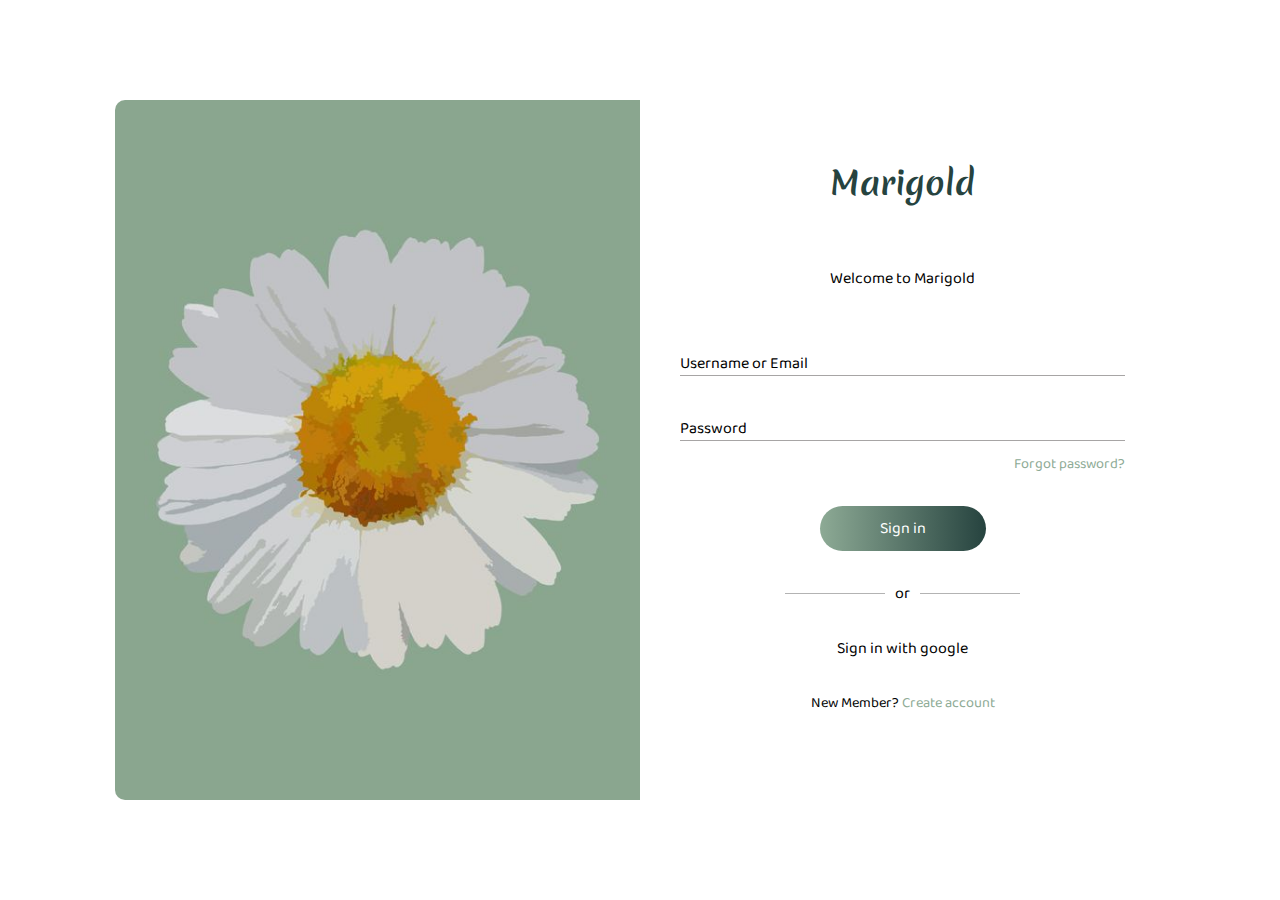
<file: loginPage.html>
<!DOCTYPE html>
<html lang="en">

<head>
    <meta charset="UTF-8">
    <meta name="viewport" content="width=device-width, initial-scale=1.0">
    <link rel="icon" href="/image/titleIcon.png" type="image/x-icon" />
    <title>Marigold - Login</title>
    <link rel="stylesheet" href="/css/loginPage.css">
</head>

<body>
    <div class="container">
        <div class="container2">
            <div class="carousel">
                <div class="slider" data-slides>
                    <div class="slide" data-active><img src="./image/loginPage1.jpg" alt=""></div>
                    <div class="slide"><img src="./image/loginPage.jpg" alt=""></div>
                    <div class="slide"><img src="./image/loginPage3.jpg" alt=""></div>
                </div>
                <!-- <div data-button>
                    <div data-active></div>
                    <div></div>
                    <div></div>
                </div> -->
            </div>
            <div class="loginBox">
                <h1>Marigold</h1>
                <span>Welcome to Marigold</span>
                <form action="">
                    <div class="input-group">
                        <input type="text" name="userName" required="">
                        <label for="userName">Username or Email</label>
                    </div>
                    <div class="input-group">
                        <input type="password" name="password" required="">
                        <label for="password">Password</label>
                    </div>
                    <div class="forgotPassword"><a href="">Forgot password?</a></div>
                    <button type="submit">Sign in</button>

                </form>
                <div class="or">or</div>
                <div class="google">Sign in with google</div>
                <div class="signuplink">New Member? <a href="/signupPage.html">Create account</a></div>
            </div>
        </div>
    </div>
</body>
<script src="./js/loginPage.js"></script>

</html>
</file>
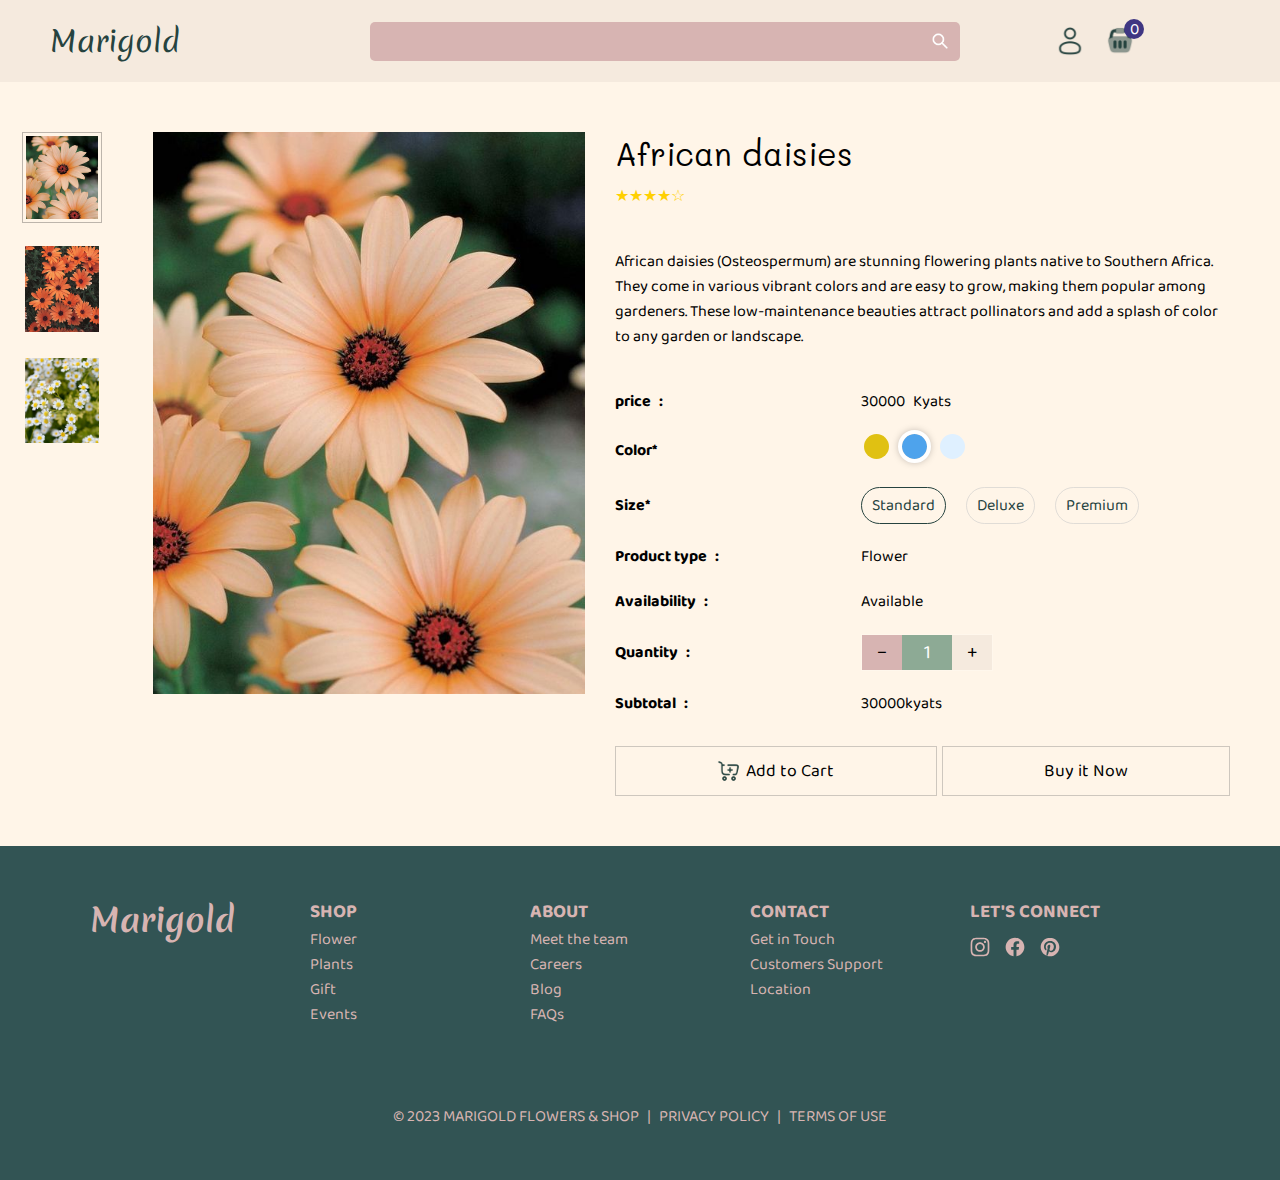
<file: productPage.html>
<!DOCTYPE html>
<html lang="en">

<head>
    <meta charset="UTF-8">
    <meta name="viewport" content="width=device-width, initial-scale=1.0">
    <title>Marigold</title>
    <link rel="stylesheet" href="/css/productPage.css">
    <script src="/js/productPage.js" defer></script>
</head>

<body>
    <div class="container">
        <!-- navbar start -->
        <section class="nav-bar">
            <div class="nav-bar-menu">
                <span class="bars" id="bar1"></span>
                <span class="bars" id="bar2"></span>
                <span class="bars" id="bar3"></span>
            </div>
            <div><a href="/index.html" class="logo">Marigold</a></div>
            <div class="search-bar">
                <input type="text">
                <a href="" class="search-btn"><img src="/image/icon/search.png" alt=""></a>
            </div>
            <div class="nav-bar-helper">
                <a href="/loginPage.html" class="profile"> <img src="/image/icon/user.png" alt=""></a>
                <a href="" class="cart"> <img src="/image/icon/cart.png" alt=""> <span>0</span></a>
            </div>
        </section>
        <!-- navbar end -->
        <!-- productstart -->
        <main class="product">
            <!-- <div class="back"><span onclick="history.back()">&#129128;</span></div> -->
            <div class="product-img">
                <div class="product-img-small" data-small>
                    <img src="/image/product/Africandaisies.jpg " alt="" data-active>
                    <img src="/image/product/dasiy2.jpg" alt="">
                    <img src="/image/product/dasies3.jpg" alt="">
                </div>
                <div class="product-img-big" data-big>
                    <img src="/image/product/Africandaisies.jpg" alt="" data-active>
                    <img src="/image/product/dasiy2.jpg" alt="">
                    <img src="/image/product/dasies3.jpg" alt="">
                </div>
            </div>
            <div class="product-article">
                <div class="product-name">African daisies</div>
                <div class="product-rating">&#9733;&#9733;&#9733;&#9733;&#x2606;</div>
                <div class="product-description">African daisies (Osteospermum) are stunning flowering plants native to
                    Southern Africa. They come in various vibrant
                    colors and are easy to grow, making them popular among gardeners. These low-maintenance beauties
                    attract pollinators and
                    add a splash of color to any garden or landscape.</div>
                <div class="details">
                    <div class="price">
                        <div>price&ensp;:</div>
                        <div>30000<span>&ensp;Kyats</span></div>
                    </div>
                    <div class="color">
                        <div>Color*</div>
                        <div class="color-check">
                            <span class="">
                                <input type="radio" name="color" id="color1" class="color-radio">
                                <label for="color1" style="background-color: rgb(224, 193, 18);"> </label>
                            </span>
                            <span class="">
                                <input type="radio" name="color" id="color2" class="color-radio" checked>
                                <label for="color2" style="background-color: rgb(78, 163, 236);"></label>

                            </span>
                            <span class="">
                                <input type="radio" name="color" id="color3" class="color-radio">
                                <label for="color3" style="background-color: rgb(223, 240, 255);"></label>
                        </div>
                    </div>
                    <div class="size">
                        <div>Size*</div>
                        <div class="size-radio">
                            <span class="">
                                <input type="radio" name="size" id="size1" class="size-radio" checked>
                                <label for="size1">Standard</label>
                            </span>
                            <span class="">
                                <input type="radio" name="size" id="size2" class="size-radio">
                                <label for="size2">Deluxe</label>
                            </span>
                            <span class=""> <input type="radio" name="size" id="size3" class="size-radio">
                                <label for="size3">Premium</label>

                            </span>

                        </div>
                    </div>
                    <div class="type">
                        <div>Product type&ensp;:</div>
                        <div>Flower</div>
                    </div>
                    <div class="availabilty">
                        <div>Availability&ensp;:</div>
                        <div>Available</div>
                    </div>
                    <div class="quantity">
                        <div>Quantity&ensp;:</div>
                        <div class="quantity-c">
                            <button
                                onclick="document.querySelector('.quantity input[type=number]').stepDown()">&#8722;</button>
                            <input class="" name="quantity" min='1' value="1" type="number">
                            <button onclick="document.querySelector('.quantity input[type=number]').stepUp()"
                                class="plus">&#43;</button>

                        </div>
                    </div>
                    <div class="sub-total">
                        <div>Subtotal&ensp;: </div>
                        <div>30000kyats</div>
                    </div>

                </div>
                <div class="product-btn">
                    <button><img src="/image/icon/cart-plus.png" alt=""> Add to Cart </button>
                    <button>Buy it Now</button>
                </div>
            </div>
        </main>

        <!-- product end -->
        <!-- footer start -->
        <footer>
            <div>
                <h1>Marigold</h1>
            </div>
            <div class="footer-shop">
                <h3 onclick="footer('shop')">SHOP</h3>
                <div>
                    <span>Flower</span>
                    <span>Plants</span>
                    <span>Gift</span>
                    <span>Events</span>
                </div>
            </div>
            <div class="footer-about">
                <h3 onclick="footer('about')">ABOUT</h3>
                <div><span>Meet the team</span>
                    <span>Careers</span>
                    <span>Blog</span>
                    <span>FAQs</span>
                </div>

            </div>
            <div class="footer-contact">
                <h3 onclick="footer('contact')">CONTACT</h3>
                <div>
                    <span>Get in Touch</span>
                    <span>Customers Support</span>
                    <span>Location</span>
                </div>
            </div>
            <div class="footer-connect">
                <h3 onclick="footer('connect')">LET'S CONNECT</h3>
                <div class="social-icon">
                    <svg fill="#000000" viewBox="0 0 32 32" version="1.1" xmlns="http://www.w3.org/2000/svg">
                        <g stroke-width="0"></g>
                        <g stroke-linecap="round" stroke-linejoin="round"></g>
                        <g>
                            <title>instagram</title>
                            <path
                                d="M25.805 7.996c0 0 0 0.001 0 0.001 0 0.994-0.806 1.799-1.799 1.799s-1.799-0.806-1.799-1.799c0-0.994 0.806-1.799 1.799-1.799v0c0.993 0.001 1.798 0.805 1.799 1.798v0zM16 20.999c-2.761 0-4.999-2.238-4.999-4.999s2.238-4.999 4.999-4.999c2.761 0 4.999 2.238 4.999 4.999v0c0 0 0 0.001 0 0.001 0 2.76-2.237 4.997-4.997 4.997-0 0-0.001 0-0.001 0h0zM16 8.3c0 0 0 0-0 0-4.253 0-7.7 3.448-7.7 7.7s3.448 7.7 7.7 7.7c4.253 0 7.7-3.448 7.7-7.7v0c0-0 0-0 0-0.001 0-4.252-3.447-7.7-7.7-7.7-0 0-0 0-0.001 0h0zM16 3.704c4.003 0 4.48 0.020 6.061 0.089 1.003 0.012 1.957 0.202 2.84 0.538l-0.057-0.019c1.314 0.512 2.334 1.532 2.835 2.812l0.012 0.034c0.316 0.826 0.504 1.781 0.516 2.778l0 0.005c0.071 1.582 0.087 2.057 0.087 6.061s-0.019 4.48-0.092 6.061c-0.019 1.004-0.21 1.958-0.545 2.841l0.019-0.058c-0.258 0.676-0.64 1.252-1.123 1.726l-0.001 0.001c-0.473 0.484-1.049 0.866-1.692 1.109l-0.032 0.011c-0.829 0.316-1.787 0.504-2.788 0.516l-0.005 0c-1.592 0.071-2.061 0.087-6.072 0.087-4.013 0-4.481-0.019-6.072-0.092-1.008-0.019-1.966-0.21-2.853-0.545l0.059 0.019c-0.676-0.254-1.252-0.637-1.722-1.122l-0.001-0.001c-0.489-0.47-0.873-1.047-1.114-1.693l-0.010-0.031c-0.315-0.828-0.506-1.785-0.525-2.785l-0-0.008c-0.056-1.575-0.076-2.061-0.076-6.053 0-3.994 0.020-4.481 0.076-6.075 0.019-1.007 0.209-1.964 0.544-2.85l-0.019 0.059c0.247-0.679 0.632-1.257 1.123-1.724l0.002-0.002c0.468-0.492 1.045-0.875 1.692-1.112l0.031-0.010c0.823-0.318 1.774-0.509 2.768-0.526l0.007-0c1.593-0.056 2.062-0.075 6.072-0.075zM16 1.004c-4.074 0-4.582 0.019-6.182 0.090-1.315 0.028-2.562 0.282-3.716 0.723l0.076-0.025c-1.040 0.397-1.926 0.986-2.656 1.728l-0.001 0.001c-0.745 0.73-1.333 1.617-1.713 2.607l-0.017 0.050c-0.416 1.078-0.67 2.326-0.697 3.628l-0 0.012c-0.075 1.6-0.090 2.108-0.090 6.182s0.019 4.582 0.090 6.182c0.028 1.315 0.282 2.562 0.723 3.716l-0.025-0.076c0.796 2.021 2.365 3.59 4.334 4.368l0.052 0.018c1.078 0.415 2.326 0.669 3.628 0.697l0.012 0c1.6 0.075 2.108 0.090 6.182 0.090s4.582-0.019 6.182-0.090c1.315-0.029 2.562-0.282 3.716-0.723l-0.076 0.026c2.021-0.796 3.59-2.365 4.368-4.334l0.018-0.052c0.416-1.078 0.669-2.326 0.697-3.628l0-0.012c0.075-1.6 0.090-2.108 0.090-6.182s-0.019-4.582-0.090-6.182c-0.029-1.315-0.282-2.562-0.723-3.716l0.026 0.076c-0.398-1.040-0.986-1.926-1.729-2.656l-0.001-0.001c-0.73-0.745-1.617-1.333-2.607-1.713l-0.050-0.017c-1.078-0.416-2.326-0.67-3.628-0.697l-0.012-0c-1.6-0.075-2.108-0.090-6.182-0.090z">
                            </path>
                        </g>
                    </svg>
                    <svg fill="#000000" viewBox="0 0 32 32" version="1.1" xmlns="http://www.w3.org/2000/svg">
                        <g stroke-width="0"></g>
                        <g stroke-linecap="round" stroke-linejoin="round"></g>
                        <g>
                            <title>facebook</title>
                            <path
                                d="M30.996 16.091c-0.001-8.281-6.714-14.994-14.996-14.994s-14.996 6.714-14.996 14.996c0 7.455 5.44 13.639 12.566 14.8l0.086 0.012v-10.478h-3.808v-4.336h3.808v-3.302c-0.019-0.167-0.029-0.361-0.029-0.557 0-2.923 2.37-5.293 5.293-5.293 0.141 0 0.281 0.006 0.42 0.016l-0.018-0.001c1.199 0.017 2.359 0.123 3.491 0.312l-0.134-0.019v3.69h-1.892c-0.086-0.012-0.185-0.019-0.285-0.019-1.197 0-2.168 0.97-2.168 2.168 0 0.068 0.003 0.135 0.009 0.202l-0.001-0.009v2.812h4.159l-0.665 4.336h-3.494v10.478c7.213-1.174 12.653-7.359 12.654-14.814v-0z">
                            </path>
                        </g>
                    </svg>
                    <svg fill="#000000" viewBox="0 0 32 32" version="1.1" xmlns="http://www.w3.org/2000/svg">
                        <g stroke-width="0"></g>
                        <g stroke-linecap="round" stroke-linejoin="round"></g>
                        <g>
                            <title>pinterest</title>
                            <path
                                d="M16.021 1.004c-0 0-0.001 0-0.002 0-8.273 0-14.979 6.706-14.979 14.979 0 6.308 3.899 11.705 9.419 13.913l0.101 0.036c-0.087-0.595-0.137-1.281-0.137-1.979 0-0.819 0.068-1.622 0.2-2.403l-0.012 0.084c0.274-1.171 1.757-7.444 1.757-7.444-0.284-0.636-0.449-1.379-0.449-2.16 0-0.023 0-0.046 0-0.069l-0 0.004c0-2.078 1.208-3.638 2.709-3.638 0.008-0 0.018-0 0.028-0 1.040 0 1.883 0.843 1.883 1.883 0 0.080-0.005 0.159-0.015 0.236l0.001-0.009c-0.307 1.903-0.738 3.583-1.304 5.199l0.064-0.21c-0.042 0.161-0.067 0.345-0.067 0.535 0 1.2 0.973 2.173 2.173 2.173 0.039 0 0.078-0.001 0.117-0.003l-0.005 0c2.659 0 4.709-2.805 4.709-6.857 0.002-0.054 0.003-0.118 0.003-0.182 0-3.265-2.647-5.913-5.913-5.913-0.123 0-0.244 0.004-0.365 0.011l0.017-0.001c-0.083-0.004-0.18-0.006-0.277-0.006-3.58 0-6.482 2.902-6.482 6.482 0 0.007 0 0.014 0 0.022v-0.001c0 0 0 0.001 0 0.001 0 1.287 0.417 2.476 1.122 3.441l-0.011-0.016c0.076 0.081 0.122 0.191 0.122 0.311 0 0.043-0.006 0.084-0.017 0.123l0.001-0.003c-0.112 0.469-0.366 1.498-0.417 1.703-0.066 0.281-0.215 0.339-0.501 0.206-1.843-1.214-3.043-3.274-3.043-5.614 0-0.068 0.001-0.135 0.003-0.202l-0 0.010c0-4.719 3.434-9.062 9.897-9.062 0.132-0.007 0.287-0.011 0.442-0.011 4.811 0 8.72 3.862 8.795 8.655l0 0.007c0 5.167-3.258 9.325-7.789 9.325-0.039 0.001-0.086 0.002-0.132 0.002-1.366 0-2.573-0.677-3.306-1.713l-0.008-0.013-0.936 3.559c-0.488 1.499-1.123 2.8-1.91 3.992l0.038-0.061c1.325 0.425 2.85 0.671 4.432 0.671 8.274 0 14.981-6.707 14.981-14.981 0-8.272-6.705-14.978-14.977-14.981h-0z">
                            </path>
                        </g>
                    </svg>
                </div>
            </div>
            <div class="copyright">© 2023 MARIGOLD FLOWERS & SHOP&ensp;|&ensp;PRIVACY POLICY&ensp;|&ensp;TERMS OF USE
            </div>
        </footer>
        <!-- footer end -->
    </div>

</body>

</html>
</file>
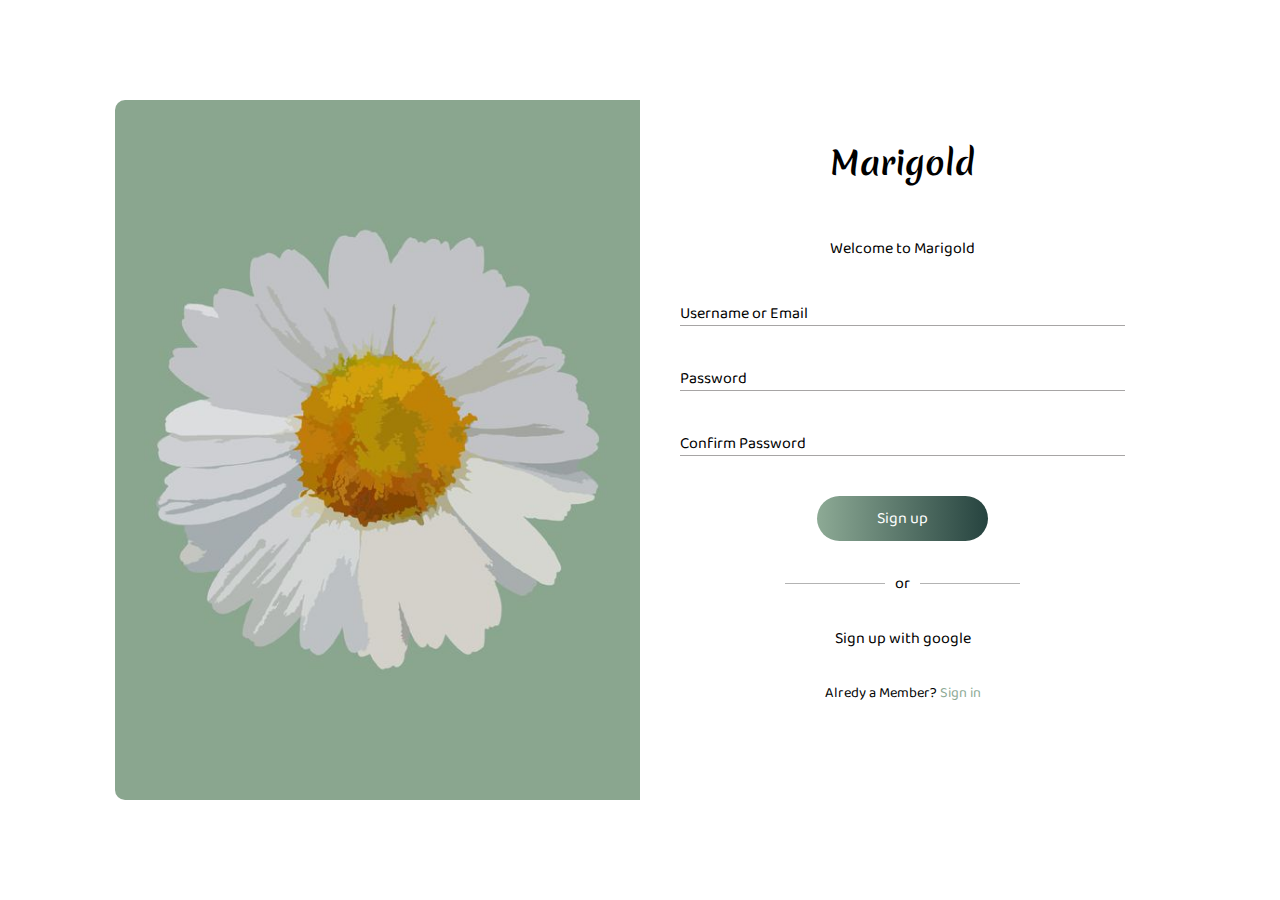
<file: signupPage.html>
<!DOCTYPE html>
<html lang="en">

<head>
    <meta charset="UTF-8">
    <meta name="viewport" content="width=device-width, initial-scale=1.0">
    <link rel="icon" href="/image/titleIcon.png" type="image/x-icon" />
    <title>Marigold - Sign up</title>
    <link rel="stylesheet" href="/css/signupPage.css">
</head>

<body>
    <div class="container">
        <div class="container2">
            <div class="carousel">
                <div class="slider" data-slides>
                    <div class="slide" data-active><img src="./image/loginPage1.jpg" alt=""></div>
                    <div class="slide"><img src="./image/loginPage.jpg" alt=""></div>
                    <div class="slide"><img src="./image/loginPage3.jpg" alt=""></div>
                </div>
                <div data-button>
                    <div data-active></div>
                    <div></div>
                    <div></div>
                </div>
            </div>
            <div class="loginBox">
                <h1>Marigold</h1>
                <span>Welcome to Marigold</span>
                <form action="">
                    <div class="input-group">
                        <input type="text" name="userName" required="">
                        <label for="userName">Username or Email</label>
                    </div>
                    <div class="input-group">
                        <input type="password" name="password" required="">
                        <label for="password">Password</label>
                    </div>
                    <div class="input-group">
                        <input type="password" name="confirm-password" required="">
                        <label for="confirm-password">Confirm Password</label>
                    </div>

                    <button type="submit">Sign up</button>

                </form>
                <div class="or">or</div>
                <div class="google">Sign up with google</div>
                <div class="loginlink">Alredy a Member? <a href="/loginPage.html">Sign in</a></div>
            </div>
        </div>
    </div>
</body>
<script src="./js/loginPage.js"></script>

</html>
</file>
<file: css/loginPage.css>
@import url('https://fonts.googleapis.com/css2?family=Baloo+2:wght@400;500;700;800&family=Mali:wght@300;400;700&family=Merienda:wght@400;600;700;800;900&display=swap');

* {
    padding: 0;
    margin: 0;
    box-sizing: border-box;
    text-decoration: none;
    scroll-behavior: smooth;

    list-style: none;
    outline: none;
    font-family: var(--font-1), var(--font-4);
    ;
}

:root {
    --color--1: #F5EADE;
    --color--2: #111311;
    --color--3: #8DAA95;
    --color--4: #26433F;
    --color--5: #3F3682;
    --color--6: #AC5BA3;
    --color--7: #D7B4B2;
    --color--8: #325454;
    --font-1: 'Baloo 2';
    --font-2: 'Mali';
    --font-3: 'Roboto';
    --font-4: 'Merienda';
}

body {
    width: 100%;
    height: 100%;
    background-size: cover;
    background-repeat: no-repeat;
    animation: back 40s infinite;

}

@keyframes back {
    0% {
        background-image: url('/image/background1.jpg');
    }

    20% {
        background-image: url('/image/background2.png');
    }

    40% {
        background-image: url('/image/product3.jpg');
    }

    60% {
        background-image: url('/image/followalong2.jpg');
    }

    80% {
        background-image: url('/image/followalong3.jpg');
    }

    100% {
        background-image: url('/image/background1.jpg');
    }

}

.container {

    min-width: 100%;
    height: 100vh;
    background-color: rgba(255, 255, 255, 0.176);
    backdrop-filter: blur(10px);
    display: flex;
    justify-content: center;
    align-items: center;
}

.container2 {
    display: grid;
    grid-template-columns: 50% 50%;
    height: 700px;
    aspect-ratio: 3/2;
    border-radius: 10px;
    background-color: white;

}

.container2 .carousel {
    height: 100%;
    width: 100%;
}

.container2 .carousel .slider {
    width: 100%;
    height: 100%;
    display: flex;
    inset: 0;
    position: relative;
}





.slider .slide {

    width: 100%;
    height: 100%;
    clip-path: circle(150% at 0 51%);
    position: absolute;
    inset: 0;

}

.slide:not([data-active]) {
    clip-path: circle(0% at 0 50%);
    animation: out 3s;
}

.slide[data-active] {
    z-index: 3;
    animation-fill-mode: forwards;
    animation: in 5s forwards;
}

.container2 .carousel img {
    display: block;
    border-radius: 10px 0 0 10px;
    object-fit: cover;
    object-position: center;
    width: 100%;
    height: 100%;
}

.container2:nth-child(2) {
    width: 100%;
    height: 100%;
}

.container2 .loginBox {
    padding: 20px 40px;
    text-align: center;
}


.loginBox h1 {

    margin: 40px 0px 60px 0px;
    font-size: 2rem;
    color: var(--color--4);
    font-family: var(--font-4);
}

.loginBox span {
    display: block;
    margin: 60px 0px;

}

.loginBox .input-group {
    margin: 40px 0 10px 0px;
    position: relative;
    width: 100%;
}

.input-group label {
    position: absolute;
    pointer-events: none;
    top: 0;
    left: 0;
    transition: 0.3s;

}

.input-group input {
    width: 100%;
    padding: 0px;
    border: none;
    border-bottom: 1px solid rgb(167, 165, 165);

}

.loginBox .input-group input:focus~label,
.loginBox .input-group input:valid~label {
    top: -20px;
    left: 0;
    font-size: 12px;
}

.forgotPassword {
    text-align: right;
}

.forgotPassword a {
    font-size: 0.9rem;
    color: var(--color--3);
}

.forgotPassword a:hover {
    color: var(--color--6);

}

button {
    margin: 30px 0px;
    padding: 10px 60px;
    font-size: 1rem;
    color: white;
    border-radius: 500px;
    border: none;
    cursor: pointer;
    background: linear-gradient(to left, var(--color--4), var(--color--3) 50%) right;
    background-size: 200%;
    transition: .5s ease-out;

}

button:hover {
    background-position: left;
}

.loginBox .or {
    display: flex;
    justify-content: center;
    align-items: center;
    margin: 0px 2px;
}

.loginBox .or::before {
    display: inline-block;
    content: "";
    width: 100px;
    height: 1px;
    background-color: #b3b3b3;
    margin: 0px 10px;
}

.loginBox .or::after {
    display: inline-block;
    content: "";
    width: 100px;
    height: 1px;
    background-color: #b3b3b3;
    margin: 0px 10px;
}

.google {
    margin: 30px 0px;
}

.signuplink {
    margin: 30px 0px;
    font-size: 0.9rem;
}

.signuplink a {
    color: var(--color--3);

}

.signuplink a:hover {
    color: var(--color--6);
}

@keyframes in {

    0% {
        clip-path: circle(0% at 0 50%);
    }

    100% {
        clip-path: circle(150% at 0 50%);
    }
}

@keyframes out {

    0% {
        clip-path: circle(150% at 0 50%);
    }

    100% {

        clip-path: circle(0% at 0 50%);
    }
}

@media (max-width:1080px) {
    .container2 {


        height: 500px;


    }

    .container2 .loginBox {
        padding: 20px 20px;

    }

    .loginBox h1 {

        margin: 20px 0px 20px 0px;

    }

    .loginBox span {
        display: block;
        margin: 15px 0px;

    }

    button {
        margin: 15px 0px;
        padding: 7px 40px;
    }

    .google {
        margin: 15px 0px;
    }

    .signuplink {
        margin: 0px;

    }
}

@media (max-width:800px) {
    .carousel {
        display: none;
    }

    .container2 .loginBox {
        padding: 20px 30px;

    }

    .container2 {

        aspect-ratio: 3/4;
        grid-template-columns: 100%;

    }


}

@media (max-width:450px) {
    .container2 {
        width: 100vw;
        height: 100vh;
        border-radius: 0;
        place-items: center;
    }

    .container2 .loginBox {

        width: 100%;
    }
}
</file>
<file: css/productPage.css>
@import url('https://fonts.googleapis.com/css2?family=Baloo+2:wght@400;500;700&family=Mali:wght@400;600;700&family=Roboto:wght@300;400;700&display=swap&family=Merienda:wght@400;600;700;800;900&display=swap');

* {
    padding: 0;
    margin: 0;
    box-sizing: border-box;
    text-decoration: none;
    scroll-behavior: smooth;
    text-decoration: none;
    list-style: none;
    outline: none;
    font-family: var(--font-1), var(--font-4);
    ;
    -webkit-tap-highlight-color: transparent;
}

input[type="number"]::-webkit-outer-spin-button,
input[type="number"]::-webkit-inner-spin-button {
    -webkit-appearance: none;
}

a {
    color: inherit;
}

:root {
    --color--1: #F5EADE;
    --color--2: #111311;
    --color--3: #8DAA95;
    --color--4: #26433F;
    --color--5: #3F3682;
    --color--6: #AC5BA3;
    --color--7: #D7B4B2;
    --color--8: #325454;
    --font-1: 'Baloo 2';
    --font-2: 'Mali';
    --font-3: 'Roboto';
    --font-4: 'Merienda';
}

/* nav-bar */
.nav-bar {
    z-index: 6;
    margin: auto;
    background-color: var(--color--1);
    color: var(--color--4);
    display: grid;
    grid-template-columns: auto 50% auto;
    align-items: center;
    padding: 20px 50px;
}

.logo {
    font-family: var(--font-4);
    font-size: 1.8rem;

    color: var(--color--4);
}

.search-bar input {
    background-color: var(--color--7);
    border: none;
    width: 100%;
    padding: 7px 32px 7px 10px;
    border-radius: 5px;
    color: var(--color--4);
    font-size: 1rem;
}

.search-bar {
    display: flex;
    justify-content: center;
    align-items: center;
    width: 100%;
    position: relative;
}

.search-btn img {
    display: block;
    width: 20px;
    height: 20px;
    position: absolute;
    right: 10px;
    bottom: 50%;
    transform: translateY(50%);
}

.nav-bar-helper {
    width: 100%;
    display: flex;
    align-items: center;
    justify-content: center;
    gap: 20px;
}

.cart {
    position: relative;
}

.cart span {
    position: absolute;
    height: 20px;
    width: 20px;
    display: flex;
    justify-content: center;
    align-items: center;
    border-radius: 50%;
    color: white;
    background-color: var(--color--5);
    right: -9px;
    top: -7px;
}

.nav-bar-helper img {
    display: block;
    width: 30px;
    height: 30px;
}

.nav-bar-menu {
    display: flex;
    flex-direction: column;
    justify-content: space-between;
    height: 25px;
    width: 25px;
    display: none;
}

.nav-bar-menu span {
    height: 2px;
    width: 100%;
    background-color: var(--color--4);
}

/* product */

.product {
    display: grid;
    grid-template-columns: 50% 50%;
    height: max-content;
    max-width: 1500px;
    margin: auto;
    padding: 50px 0px;
    padding-right: 50px;
    background-color: rgb(255, 245, 232);
    align-items: start;
    justify-content: center;
}

/* 
main .back {
    height: 60px;
    width: 100%;
    grid-area: 1/span 2;
}

main .back span {
    display: inline-block;
    height: 100%;
    display: flex;
    justify-content: center;
    align-items: center;
    font-size: 1.5rem;
    color: var(--color--4);
    margin-left: 20px;
    width: 50px;
    cursor: pointer;
}

main .back span:hover {
    color: var(--color--3);

} */

.product-img {
    display: grid;
    grid-template-columns: 20% auto;

}

.product-img-small {
    width: 100%;
    display: flex;
    flex-direction: column;
    justify-content: flex-start;
    align-items: center;
    gap: 20px;

}

.product-img-small img {
    display: block;
    width: 80px;
    padding: 3px;
    aspect-ratio: 7/8;
    object-fit: cover;
    object-position: center;

}

.product-img-small img[data-active] {
    border: 1px solid rgba(0, 0, 0, 0.26);
}

.product-img-big {
    position: relative;
    width: 100%;
    aspect-ratio: 7/8;

}

.product-img-big img {
    padding: 0px 30px;
    display: block;
    position: absolute;
    width: 100%;
    aspect-ratio: 7/8;
    object-fit: cover;
    object-position: center;
    inset: 0;
    opacity: 0;
    transition: all 0.2s;
}


.product-img-big img[data-active] {
    opacity: 1;
}

.product-article {

    height: 100%;
    width: 100%;
    display: flex;
    flex-direction: column;
    align-items: start;
    justify-content: flex-start;
    gap: 10px;
}

.product-name {
    font-size: 2rem;
    font-family: var(--font-2);

}

.product-rating {
    color: rgb(255, 208, 1);
}

.product-description {
    margin-top: 30px;
}

.details {
    margin-top: 30px;
    display: flex;
    flex-direction: column;
    gap: 20px;
    width: 100%;
}

.details>div {
    display: grid;
    grid-template-columns: 40% auto;
    align-items: center;
}

.details>div div:first-child {
    font-size: 1rem;
    font-weight: bold;
    width: 100%;
    text-align: left;
}

.color-check {
    display: flex;
    gap: 10px;

}

.color label {
    height: 25px;
    width: 25px;
    display: inline-block;
    border-radius: 50%;
    transition: all 50ms cubic-bezier(0.86, 0, 0.07, 1);

}

.color input {
    appearance: none;
}

.color input:checked+label {
    outline: 4px solid rgb(255, 255, 255);
    box-shadow: 0px 0px 10px 1px rgba(0, 0, 0, 0.486);

}

.size-radio {
    appearance: none;
    display: flex;
    gap: 20px;
}

.size-radio span {
    display: inline-block;

}



.size-radio label {
    display: inline-block;
    padding: 5px 10px;
    border: 1px rgba(201, 201, 201, 0.575) solid;
    border-radius: 500px;
    color: var(--color--4);

}

.size-radio:checked~label {
    border: 1px var(--color--4) solid;
    color: var(--color--4);
}

.quantity-c {
    display: flex;
    border: #ffffff33 1px solid;
    width: max-content;
}

.quantity-c input {
    text-align: center;
    width: 50px;
    height: 35px;
    margin: 0;
    border: none;
    background-color: var(--color--3);
    color: white;
    font-size: 1.2rem;
}

.quantity-c button {
    width: 40px;
    height: 35px;
    cursor: pointer;
    margin: 0;
    border: none;
    font-size: 1.2rem;
    display: flex;
    justify-content: center;
    align-items: center;
}



.quantity-c button:hover {
    font-size: 1.5rem;

}

.quantity-c button:first-child {
    background-color: var(--color--7);
}

.quantity-c button:last-child {
    background-color: var(--color--1);
}

.quantity-c button:active {
    background-color: var(--color--6);
}

.product-btn {
    display: grid;
    grid-template-columns: auto auto;
    width: 100%;
    gap: 5px;
    margin-top: 20px;
}


.product-btn button {
    padding: 10px 10px;

    border: 1px rgba(105, 105, 105, 0.329) solid;
    background-color: transparent;
    cursor: pointer;
    font-size: 1.1rem;
    display: flex;
    align-items: center;
    justify-content: center;
    gap: 5px;
}

.product-btn img {
    width: 1.5rem;

}

.product-btn button:hover {
    color: var(--color--1);
    background-color: var(--color--3);
}

.product-btn button:active {
    color: var(--color--6);
    background-color: var(--color--7);
}

/*footer */

footer {
    width: 100%;
    aspect-ratio: 13/2;
    background-color: var(--color--8);
    display: grid;
    padding: 4% 10%;
    text-align: left;
    color: var(--color--7);
    grid-template-columns: 20% 20% 20% 20% 20%;

}

footer span {
    display: block;
}

footer h1 {
    font-family: var(--font-4);
}

footer div:nth-child(6) {
    text-align: center;
    margin-top: 7%;
    grid-column: 1/6;
}

.social-icon {
    display: flex;
    margin-top: 10px;


}

.social-icon svg {

    width: 20px;
    height: 20px;
    margin-right: 15px;
    fill: var(--color--7);

}

.social-icon svg:hover {

    cursor: pointer;
    fill: var(--color--1);

}




/* /responsvie */
@media (max-width:1600px) {

    footer {

        padding: 4% 7%;


    }

}

@media (max-width:1200px) {

    footer {

        padding: 4% 5%;


    }

    footer div:nth-child(6) {

        margin-top: 5%;

    }
}

@media (max-width:1024px) {
    .product {


        max-width: 1500px;

        padding: 30px 0px;
        padding-right: 10px;
        align-items: start;
        justify-content: center;
    }
}


@media (max-width:1000px) {

    .nav-bar {
        grid-template-columns: auto auto 50% auto;
        padding: 15px 30px;
    }

    .nav-bar-menu {
        display: flex;
    }

    /* product */
    .product-img {
        display: grid;
        grid-template-columns: 25% auto;

    }

    .product-img-big img {
        padding: 0 15px 0px 5px;
    }

    .details>div {
        grid-template-columns: 30% auto;
    }


    /* footer */
    footer {

        padding: 4% 2%;
        grid-template-columns: auto auto auto auto auto;

    }

    footer div:nth-child(6) {

        margin-top: 4%;

    }
}

@media(max-width:800px) {
    .product {

        grid-template-columns: 100%;
        padding: 40px;
    }

    .product-img {
        display: flex;
        flex-direction: column-reverse;
    }

    .product-img-small {
        margin: 30px 0px;
        display: grid;
        grid-template-columns: auto auto auto;
        gap: 10px;
    }

    .product-img-small img {
        display: inline-block;
        width: 100%;
        aspect-ratio: 7/8;
        padding: 0.8rem;
    }

    .product-img-big img {
        padding: 0px;
    }

    .product-description {
        margin: 0;
    }
}

@media (max-width:700px) {
    /* navbar */

    .nav-bar {
        grid-template-columns: 35px auto auto;
        row-gap: 20px;
        padding: 10px;
    }

    .nav-bar-helper {
        justify-content: right;
    }

    .search-bar {
        grid-area: 2/span 3;
    }


    /* footer */
    footer {
        grid-template-columns: 24% 24% 24% auto;

    }

    footer div:first-child {
        text-align: center;
        grid-column: 1/5;
        margin-bottom: 20px;
    }

    footer div:nth-child(6) {
        text-align: center;
        margin-top: 7%;
        grid-column: 1/5;
    }
}

@media (max-width:500px) {

    /* .product */
    .product {
        grid-template-columns: 100%;
        padding: 10px;
    }

    .product-img-small {

        gap: 10px;
    }

    .product-img-small img {

        padding: 0.5rem;
    }

    .size-radio {
        gap: 7px;
    }

    .details>div {

        grid-template-columns: 130px auto;
    }

    .size-radio label {

        font-size: 0.8rem;
        font-weight: bold;
    }


    /* footer */
    footer {
        display: flex;
        flex-direction: column;
        justify-content: center;
        text-align: left;
        padding: 20px 20px;
    }



    footer div div {
        display: none;

    }

    footer h1 {
        text-align: left;

    }

    .copyright {
        font-size: 0.8rem;
    }

    .social-icon {
        display: block;



    }
}

@media (max-width:400px) {

    /* .product */
    .details {

        margin-top: 10px;
    }

    .details>div {

        grid-template-columns: 130px auto;
    }

    .details>div div:nth-child(2) {
        font-size: 0.9rem;
    }

    .details>div div:first-child {
        font-size: 0.9rem;

    }

    .size-radio {
        display: grid;
        grid-template-columns: repeat(auto-fit, minmax(65px, auto));
        justify-content: space-around;
    }


    .size-radio label {
        width: 100%;
        text-align: center;
        padding: 2px 6px;
        font-size: 0.8rem;
    }

    .quantity-c input {
        width: 40px;
        height: 30px;
        font-size: 1.1rem;
    }

    .quantity-c button {
        width: 30px;
        height: 30px;
        font-size: 1.1rem;

    }




    .product-btn button {
        padding: 5px 10px;
        font-size: 1rem;
    }

    /* navbar */
    .nav-bar {
        grid-template-columns: 30px auto auto;
        row-gap: 10px;
    }

    .nav-bar-menu {
        width: 20px;
        height: 20px;
    }

    .nav-bar-helper {
        gap: 10px;
    }

    .nav-bar-helper img {
        width: 25px;
        height: 25px;
    }



}

@media (max-width:300px) {

    .logo {
        font-size: 1.6rem;
    }

    .small-btn div {
        height: 7px;
        width: 7px;
    }

    .search-bar input {
        padding: 5px 32px 5px 10px;
        font-size: 0.9rem;
    }
}
</file>
<file: css/signupPage.css>
@import url('https://fonts.googleapis.com/css2?family=Baloo+2:wght@400;500;700&family=Mali:wght@400;600;700&family=Roboto:wght@300;400;700&display=swap&family=Merienda:wght@400;600;700;800;900&display=swap');

* {
    padding: 0;
    margin: 0;
    box-sizing: border-box;
    text-decoration: none;
    scroll-behavior: smooth;
    text-decoration: none;
    list-style: none;
    outline: none;
    font-family: var(--font-1), var(--font-4);
    ;
}

:root {
    --color--1: #F5EADE;
    --color--2: #111311;
    --color--3: #8DAA95;
    --color--4: #26433F;
    --color--5: #3F3682;
    --color--6: #AC5BA3;
    --color--7: #D7B4B2;
    --color--8: #325454;
    --font-1: 'Baloo 2';
    --font-2: 'Mali';
    --font-3: 'Roboto';
    --font-4: 'Merienda';
}

body {

    background-size: cover;
    background-repeat: no-repeat;
    animation: back 40s infinite;
}

@keyframes back {
    0% {
        background-image: url('/image/background1.jpg');
    }

    20% {
        background-image: url('/image/background2.png');
    }

    40% {
        background-image: url('/image/product3.jpg');
    }

    60% {
        background-image: url('/image/followalong2.jpg');
    }

    80% {
        background-image: url('/image/followalong3.jpg');
    }

    100% {
        background-image: url('/image/background1.jpg');
    }

}

.container {
    min-width: 100%;
    height: 100vh;
    background-color: rgba(255, 255, 255, 0.176);
    backdrop-filter: blur(10px);
    display: flex;
    justify-content: center;
    align-items: center;
}

.container2 {
    display: grid;
    grid-template-columns: 50% 50%;
    height: 700px;
    aspect-ratio: 3/2;
    border-radius: 10px;
    background-color: white;
}

.container2 .carousel {
    height: 100%;
    width: 100%;
}

.container2 .carousel .slider {
    width: 100%;
    height: 100%;
    display: flex;
    inset: 0;
}

.slider {
    position: relative;
}



.slider .slide {
    width: 100%;
    height: 100%;
    clip-path: circle(150% at 0 51%);
    position: absolute;

}

.slide:not([data-active]) {
    clip-path: circle(0% at 0 50%);
    animation: out 3s;
}

.slide[data-active] {
    z-index: 3;
    animation-fill-mode: forwards;
    animation: in 5s forwards;
}

@keyframes in {

    0% {
        clip-path: circle(0% at 0 50%);
    }

    100% {
        clip-path: circle(150% at 0 50%);
    }
}

@keyframes out {

    0% {
        clip-path: circle(150% at 0 50%);
    }

    100% {

        clip-path: circle(0% at 0 50%);
    }
}

.container2 .carousel img {
    border-radius: 10px 0 0 10px;
    object-fit: cover;
    object-position: center;
    width: 100%;
    height: 100%;
}

.container2 .carousel .radio {
    position: absolute;
    top: 0px;
}



.container2:nth-child(2) {
    width: 100%;
    height: 100%;
}

.container2 .loginBox {
    padding: 40px 40px;
    text-align: center;
}



.loginBox h1 {
    font-family: var(--font-4);
    margin-bottom: 50px;
    font-size: 2rem;

}

.loginBox span {
    display: block;


}

.loginBox .input-group {
    margin: 40px 0 10px 0px;
    position: relative;
    width: 100%;
}

.input-group label {
    position: absolute;
    pointer-events: none;
    top: 0;
    left: 0;
    transition: 0.3s;

}

.input-group input {
    width: 100%;
    padding: 0px;
    border: none;
    border-bottom: 1px solid rgb(167, 165, 165);

}

.loginBox .input-group input:focus~label,
.loginBox .input-group input:valid~label {
    top: -20px;
    left: 0;
    font-size: 12px;
}


button {
    margin: 30px 0px;
    padding: 10px 60px;
    font-size: 1rem;
    color: white;
    border-radius: 500px;
    border: none;
    cursor: pointer;
    background: linear-gradient(to left, var(--color--4), var(--color--3) 50%) right;
    background-size: 200%;
    transition: .5s ease-out;
}

button:hover {
    background-position: left;
}

.loginBox .or {
    display: flex;
    justify-content: center;
    align-items: center;
    margin: 0px 2px;
}

.loginBox .or::before {
    display: inline-block;
    content: "";
    width: 100px;
    height: 1px;
    background-color: #b3b3b3;
    margin: 0px 10px;
}

.loginBox .or::after {
    display: inline-block;
    content: "";
    width: 100px;
    height: 1px;
    background-color: #b3b3b3;
    margin: 0px 10px;
}

.google {
    margin: 30px 0px;
}

.loginlink {
    margin: 0px 0px;
    font-size: 0.9rem;

}

.loginlink a {
    color: var(--color--3);
}

.loginlink a:hover {
    color: var(--color--6);
}

@media (max-width:1080px) {
    .container2 {


        height: 530px;


    }

    .container2 .loginBox {
        padding: 20px 20px;

    }

    .loginBox h1 {
        margin: 10px 0px 20px 0px;

    }

    .loginBox span {
        display: block;
        margin: 15px 0px;

    }

    button {
        margin: 15px 0px;
        padding: 7px 40px;
    }

    .google {
        margin: 15px 0px;
    }

    .signuplink {
        margin: 0px;

    }
}

@media (max-width:800px) {
    .carousel {
        display: none;
    }

    .container2 .loginBox {
        padding: 20px 30px;

    }

    .container2 {

        aspect-ratio: 3/4;
        grid-template-columns: 100%;

    }


}

@media (max-width:450px) {
    .container2 {
        width: 100vw;
        height: 100vh;
        border-radius: 0;
        place-items: center;
    }

    .container2 .loginBox {

        width: 100%;
    }
}
</file>
